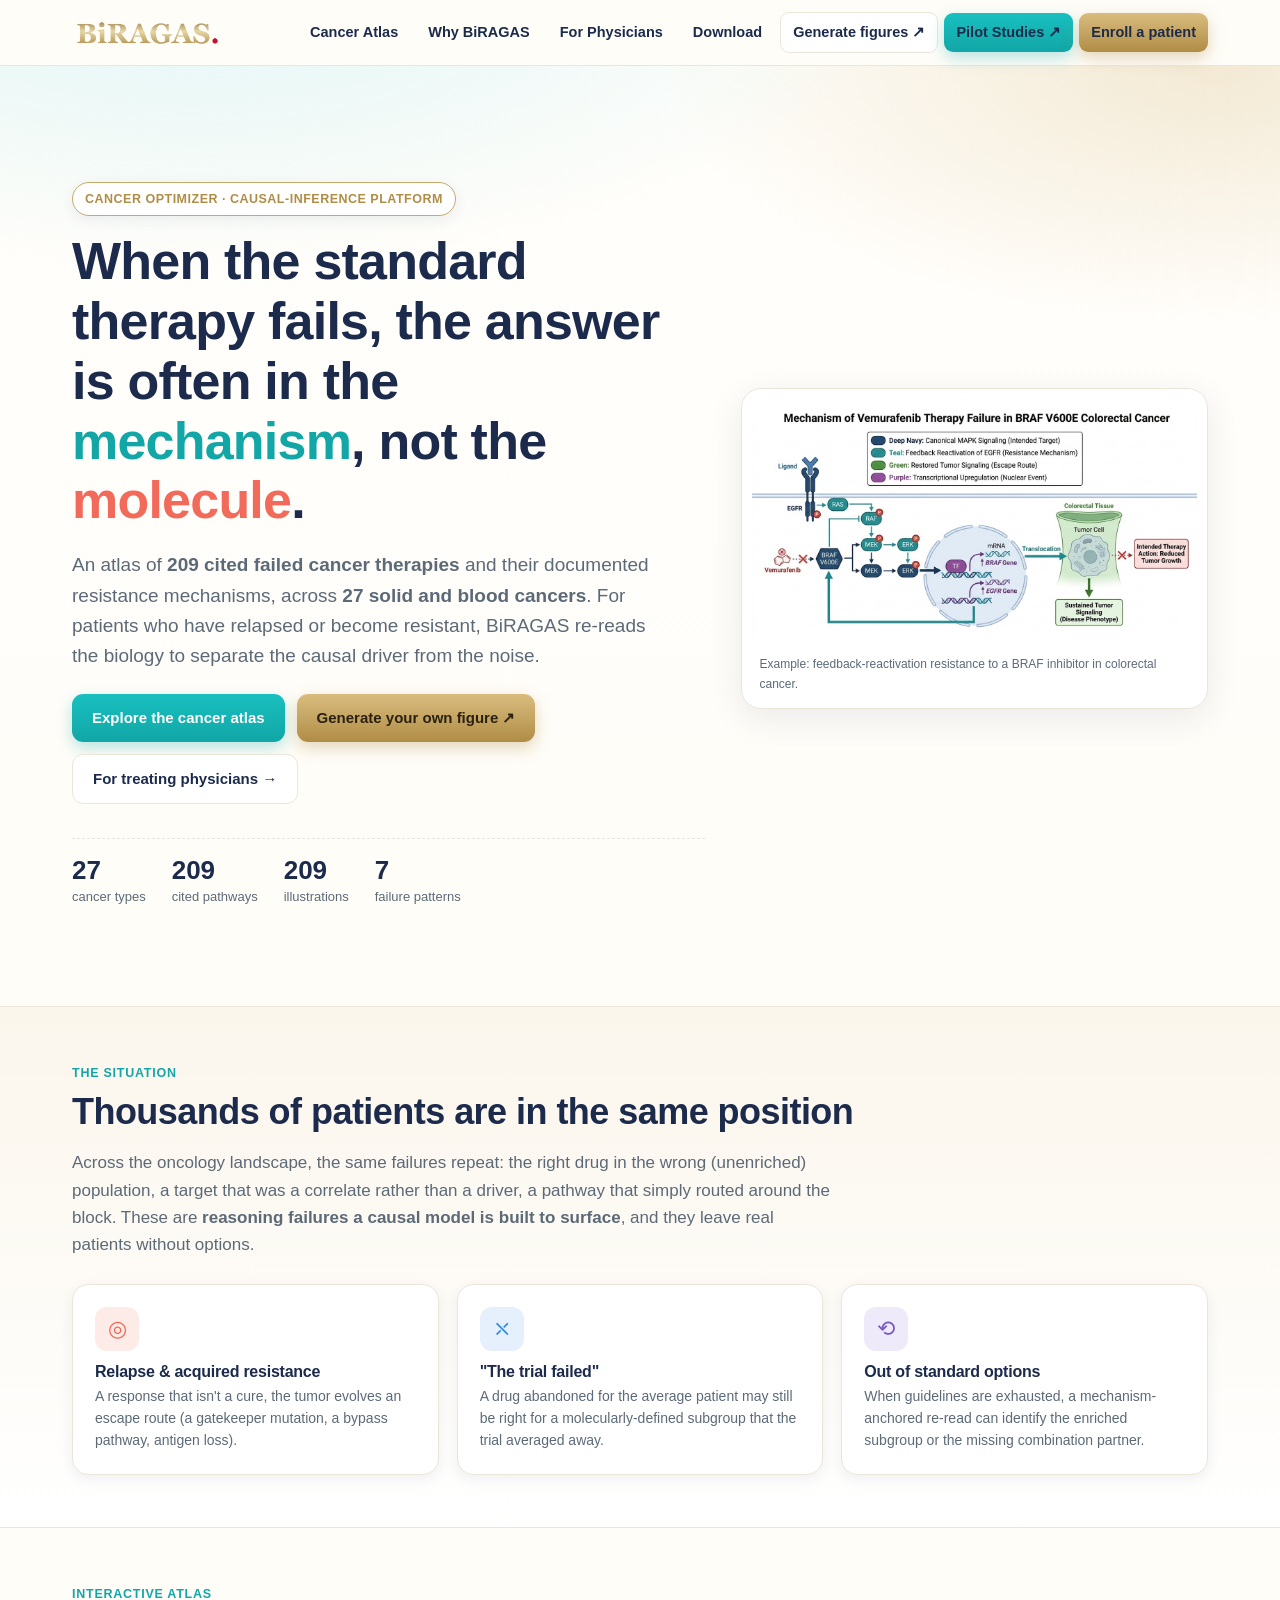
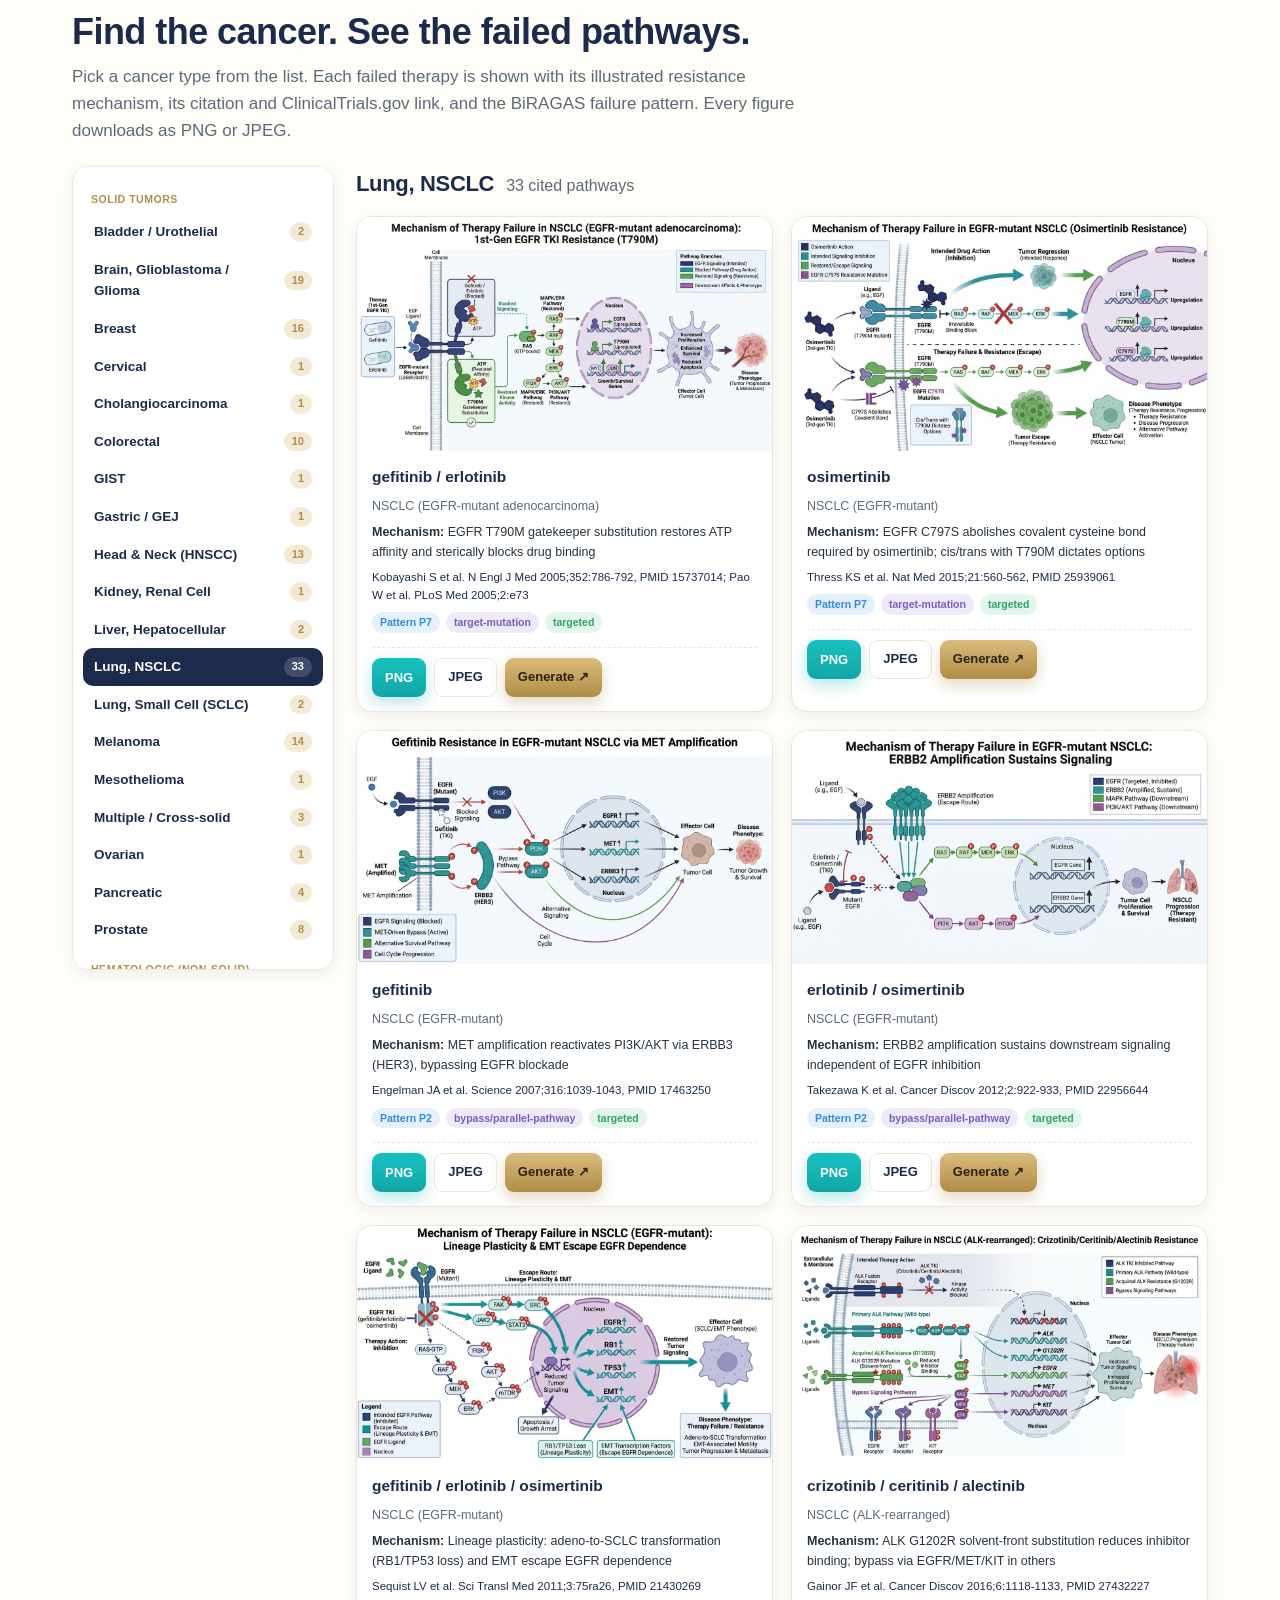
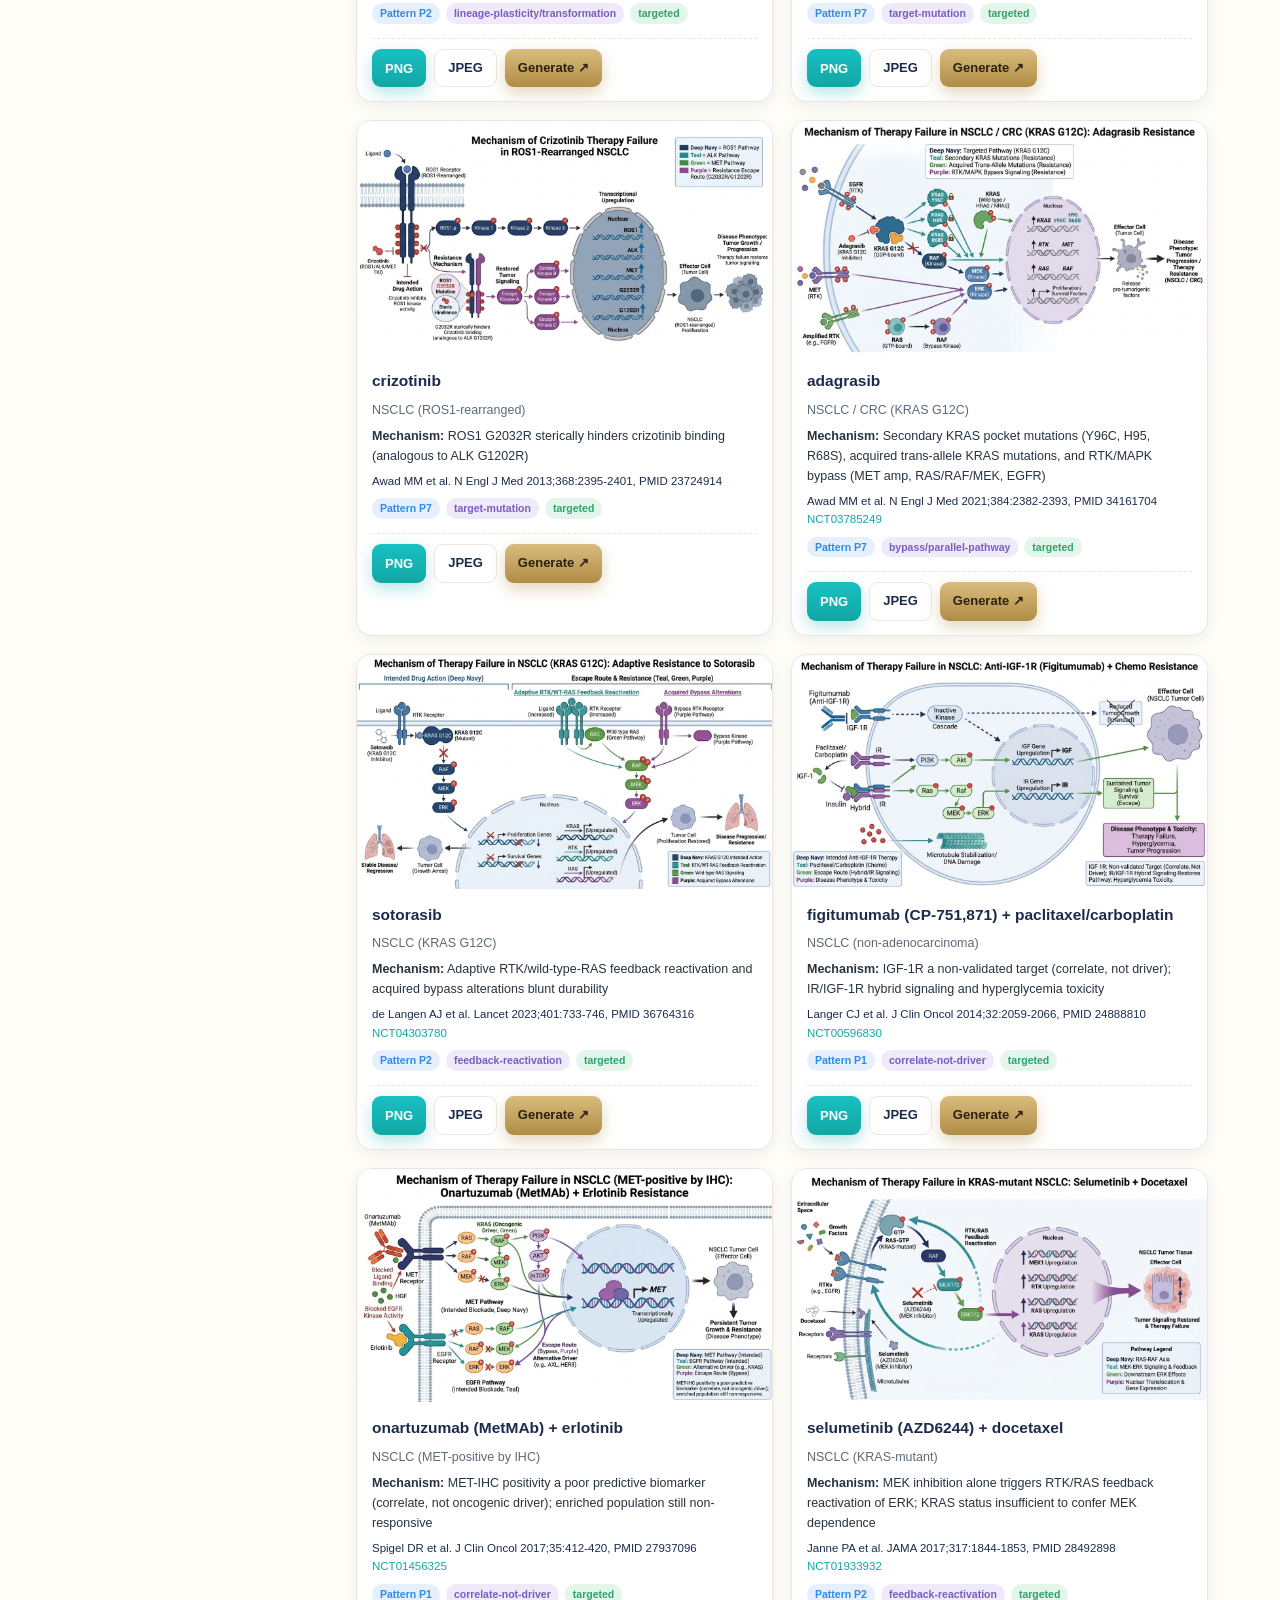
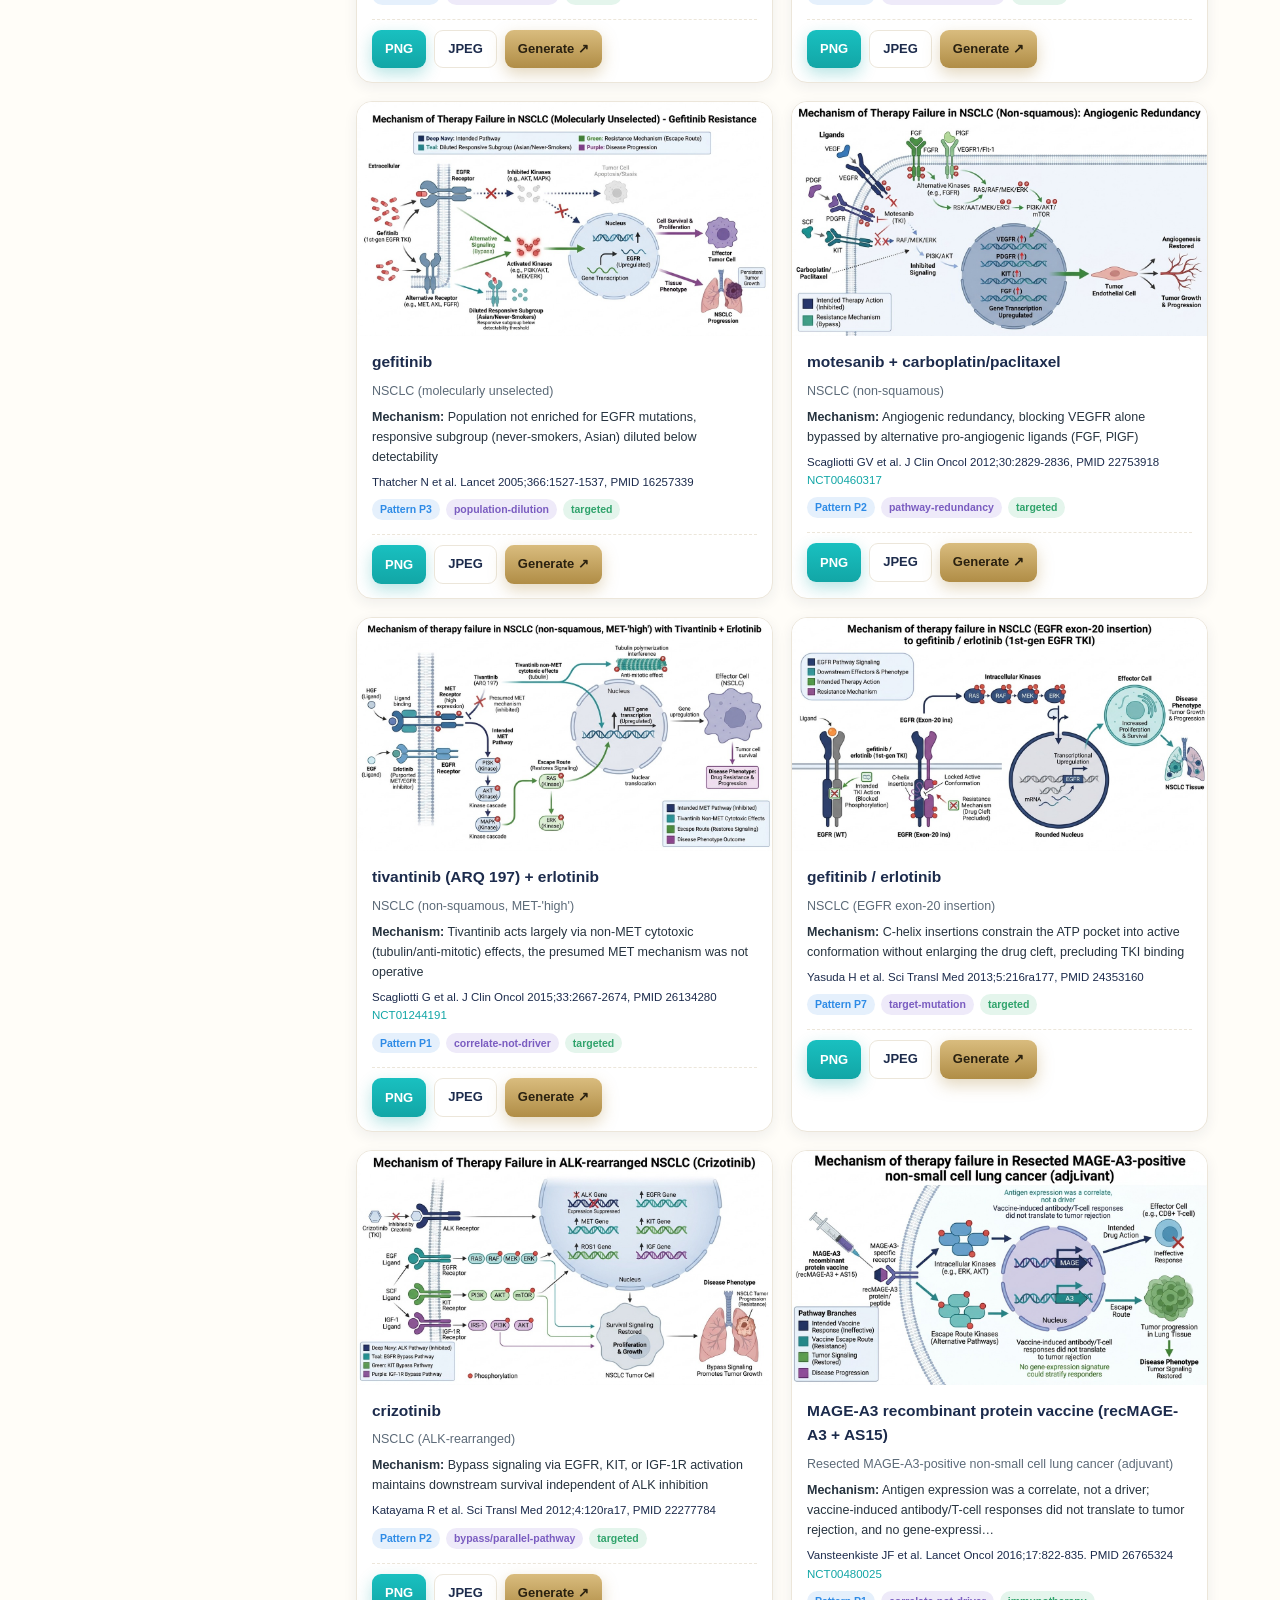
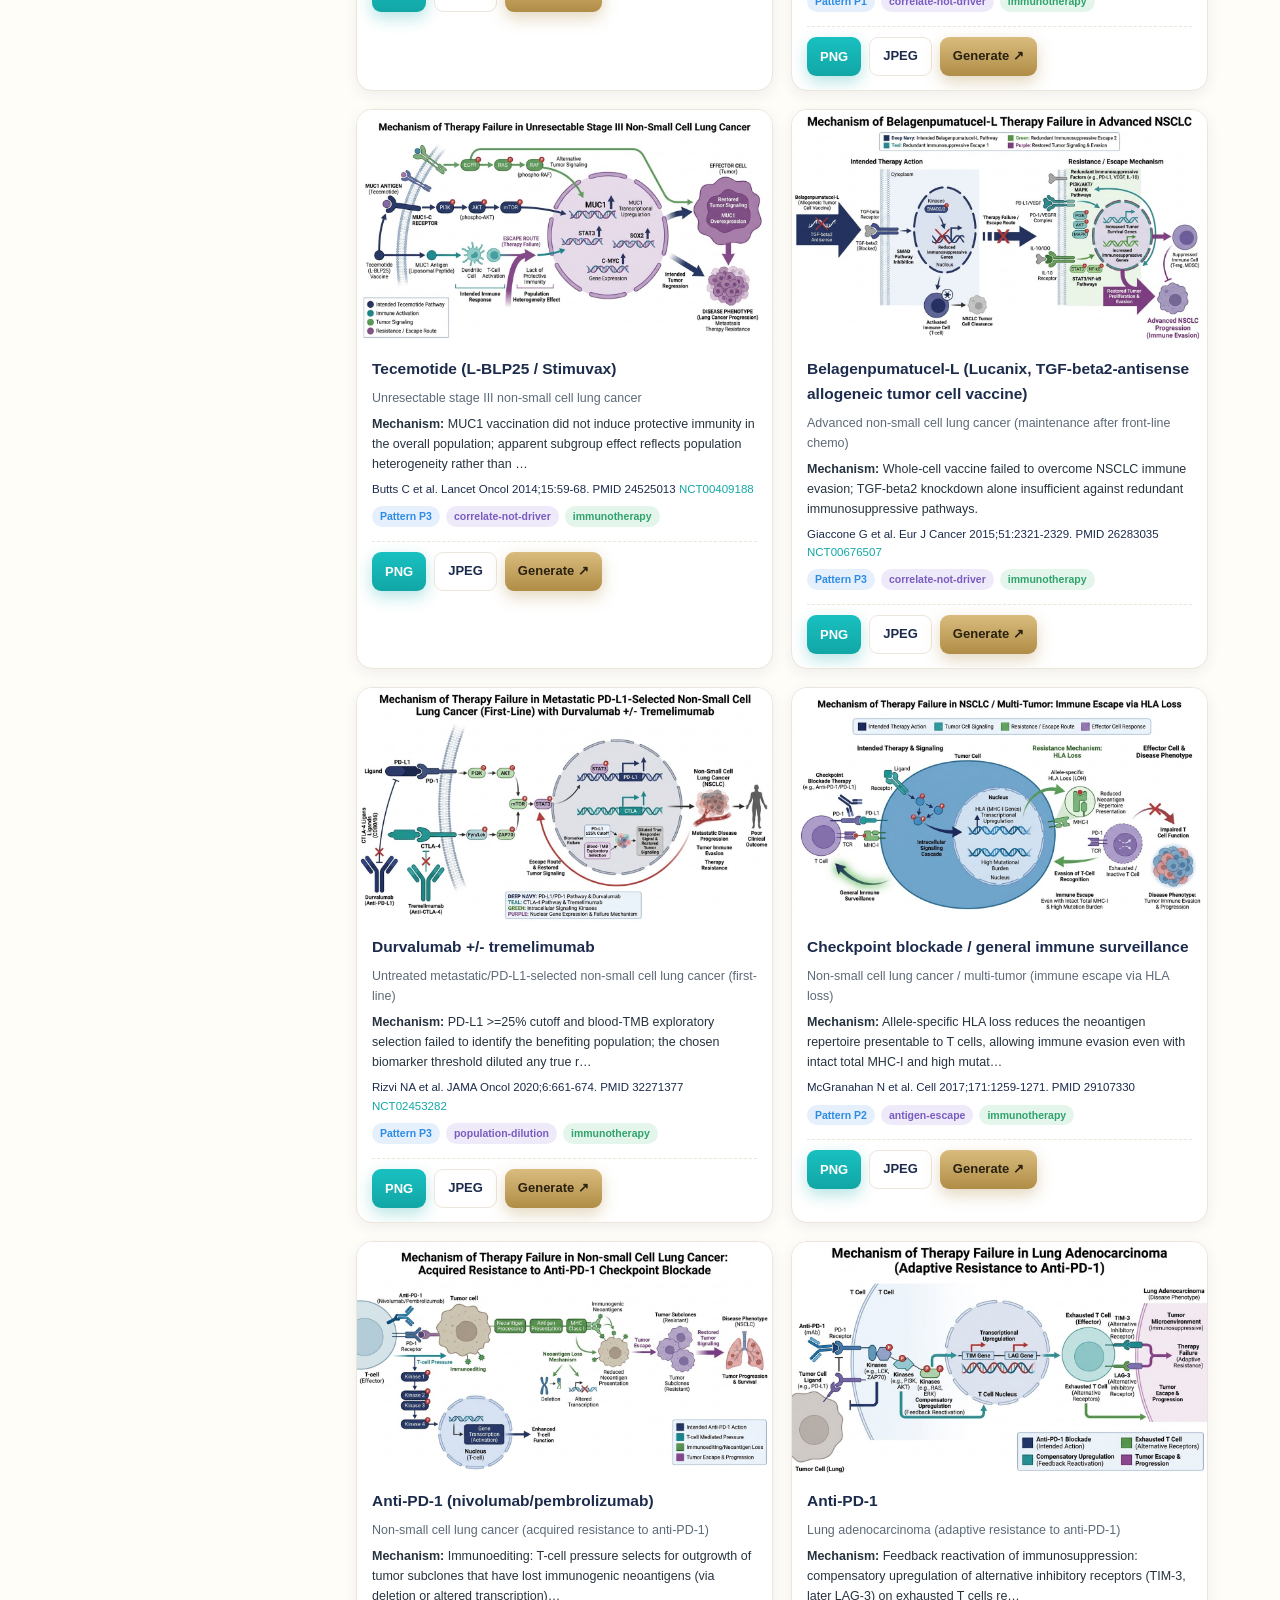
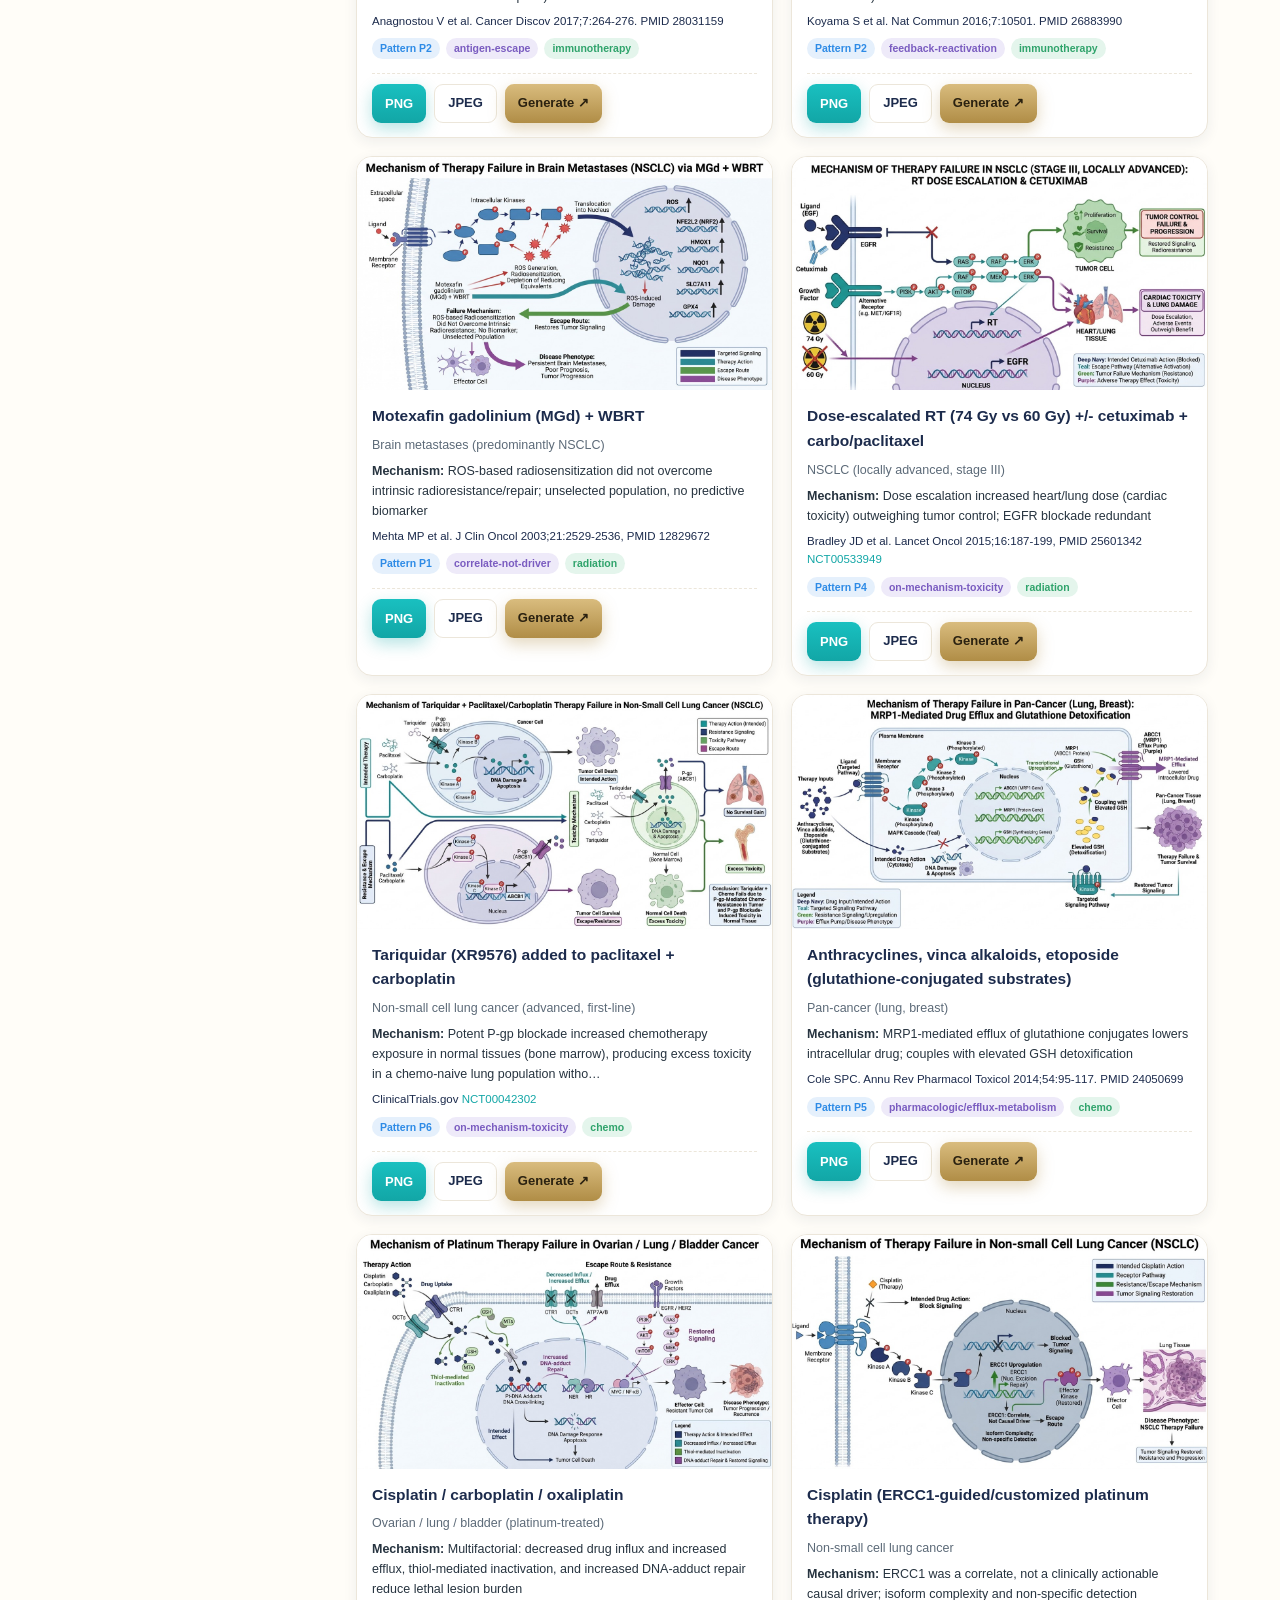
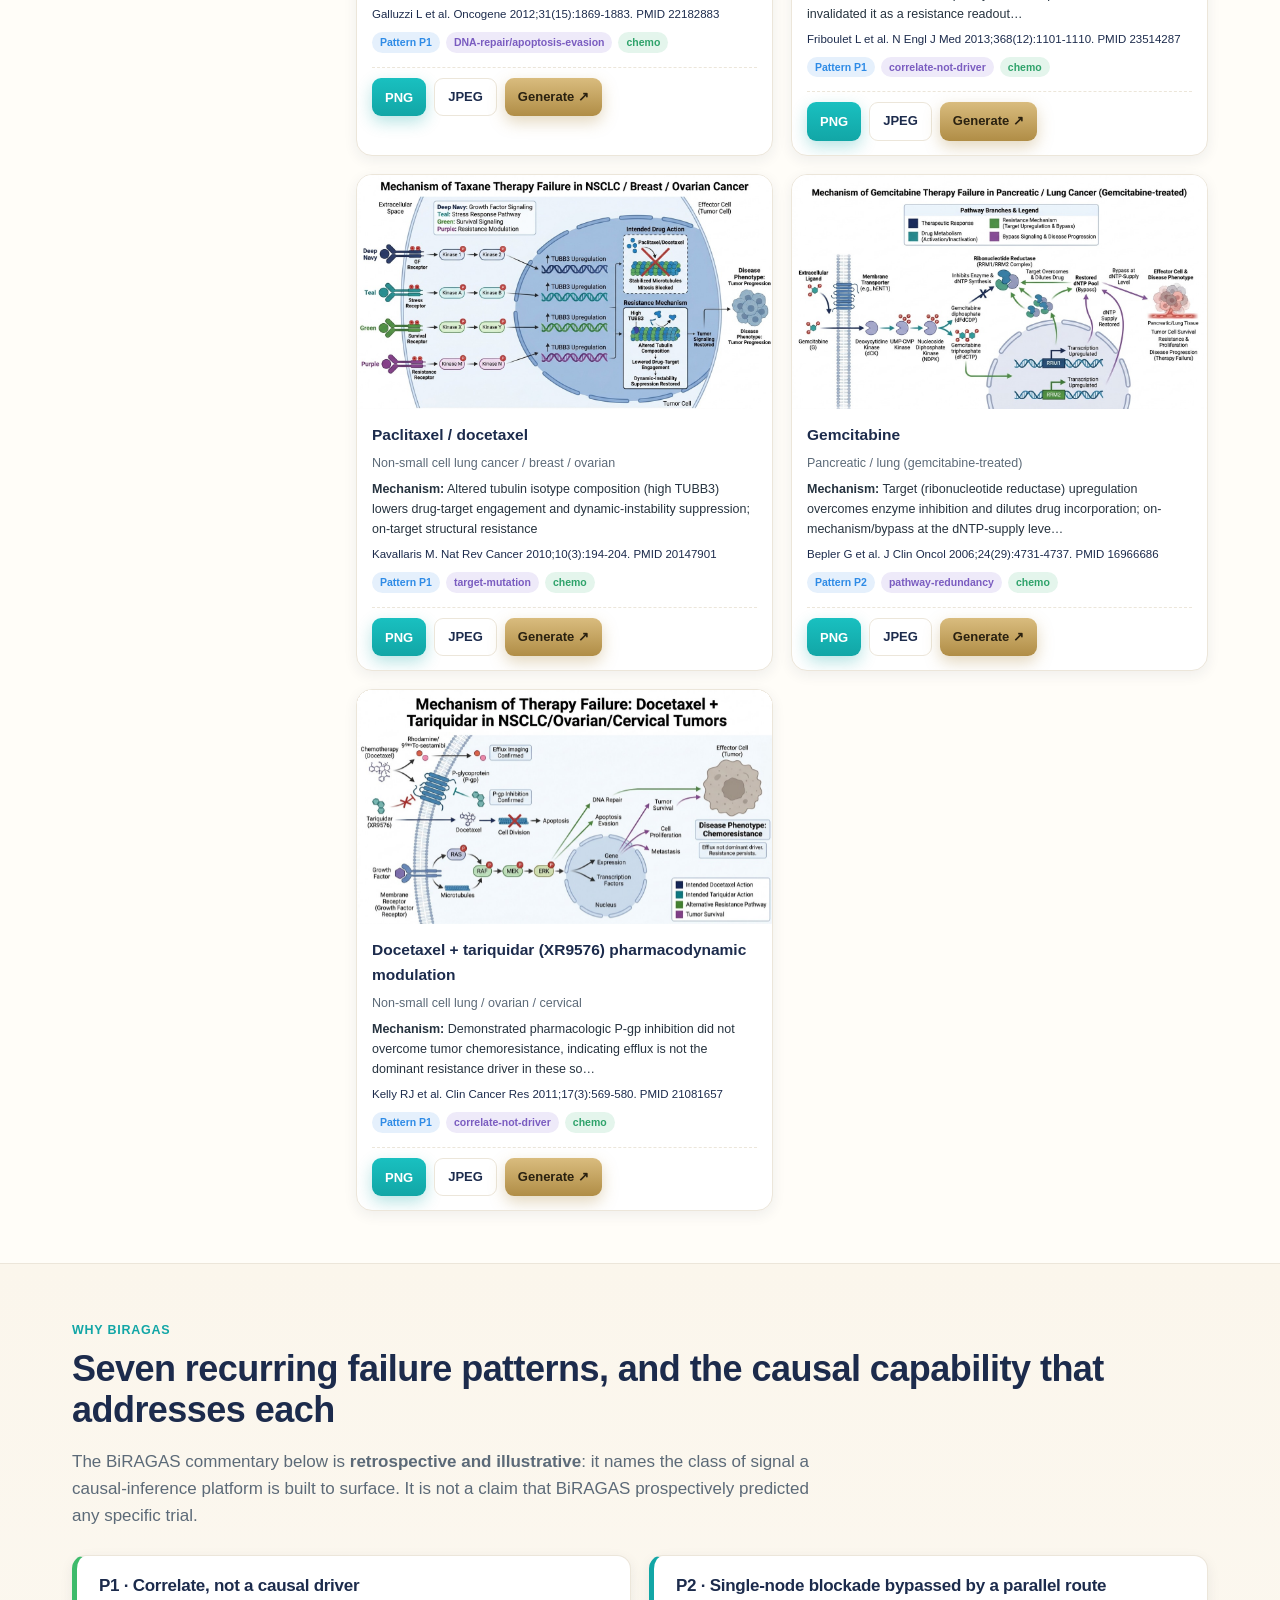
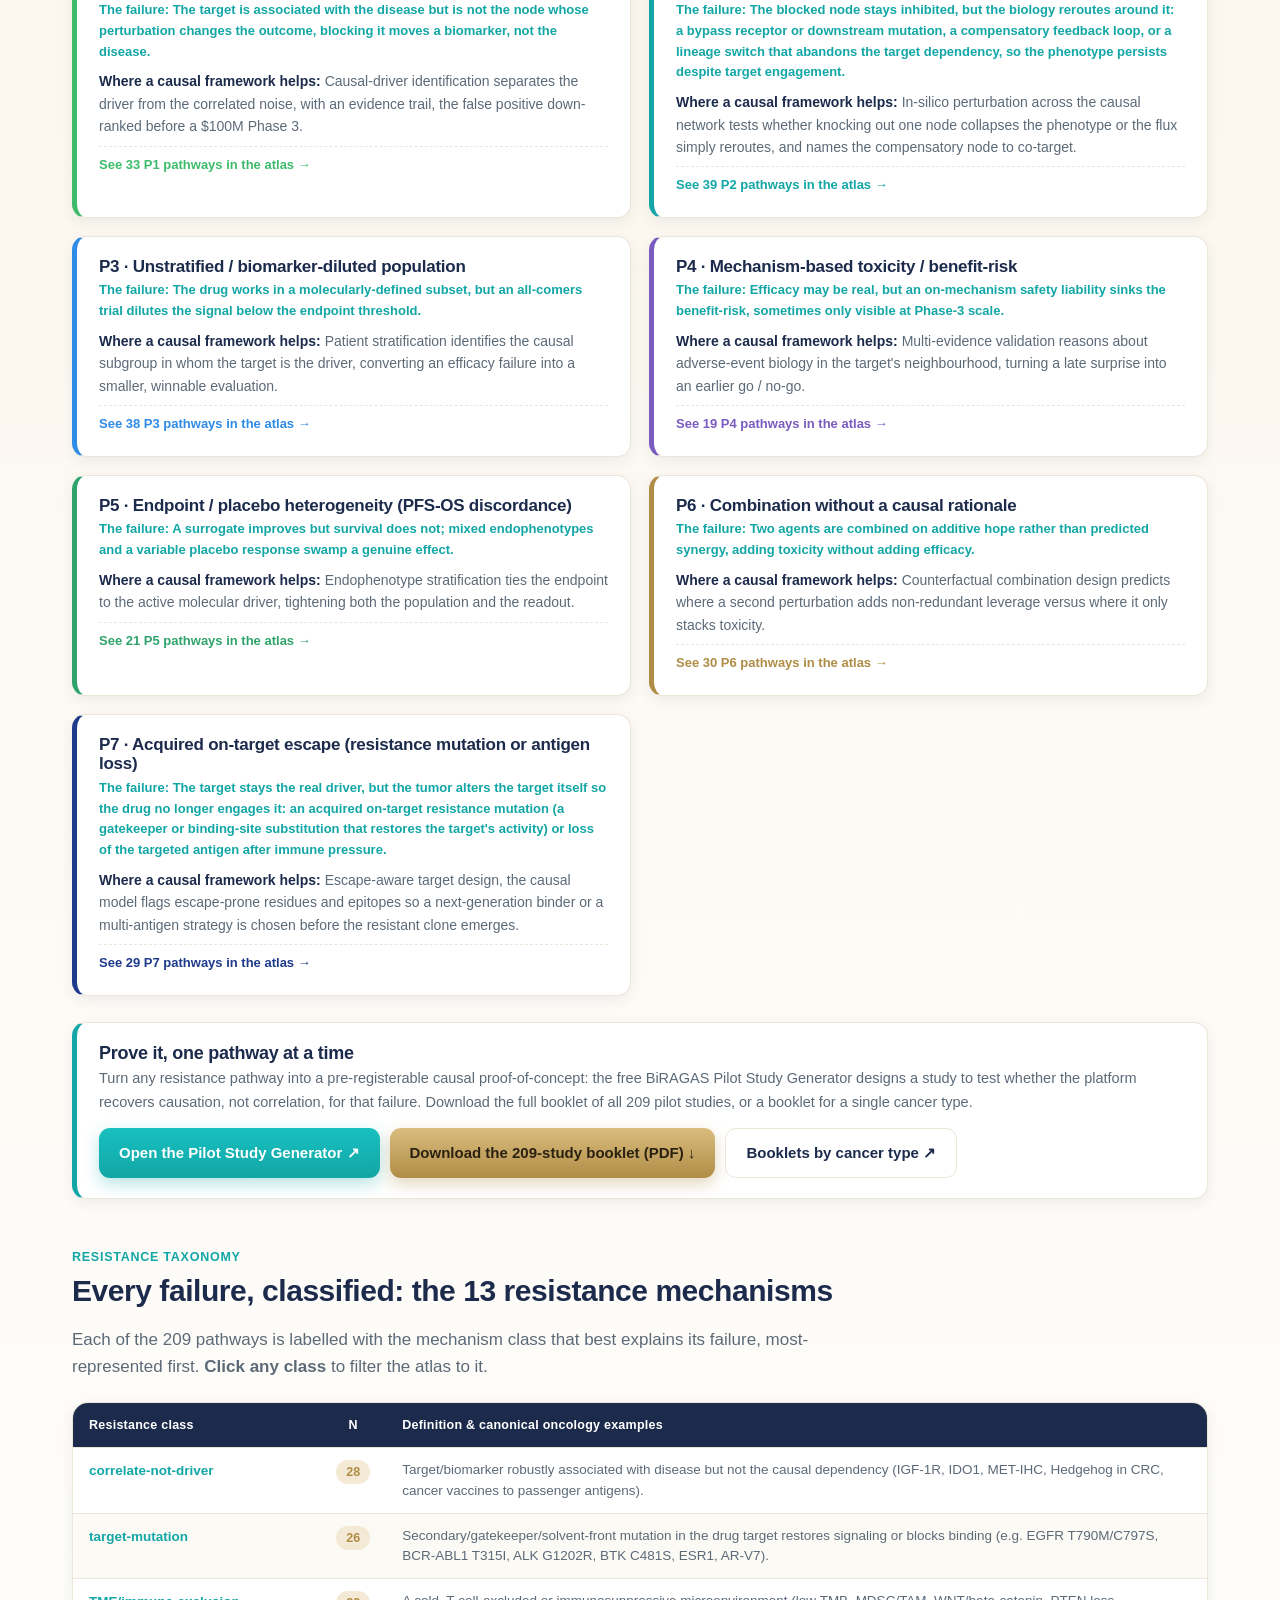
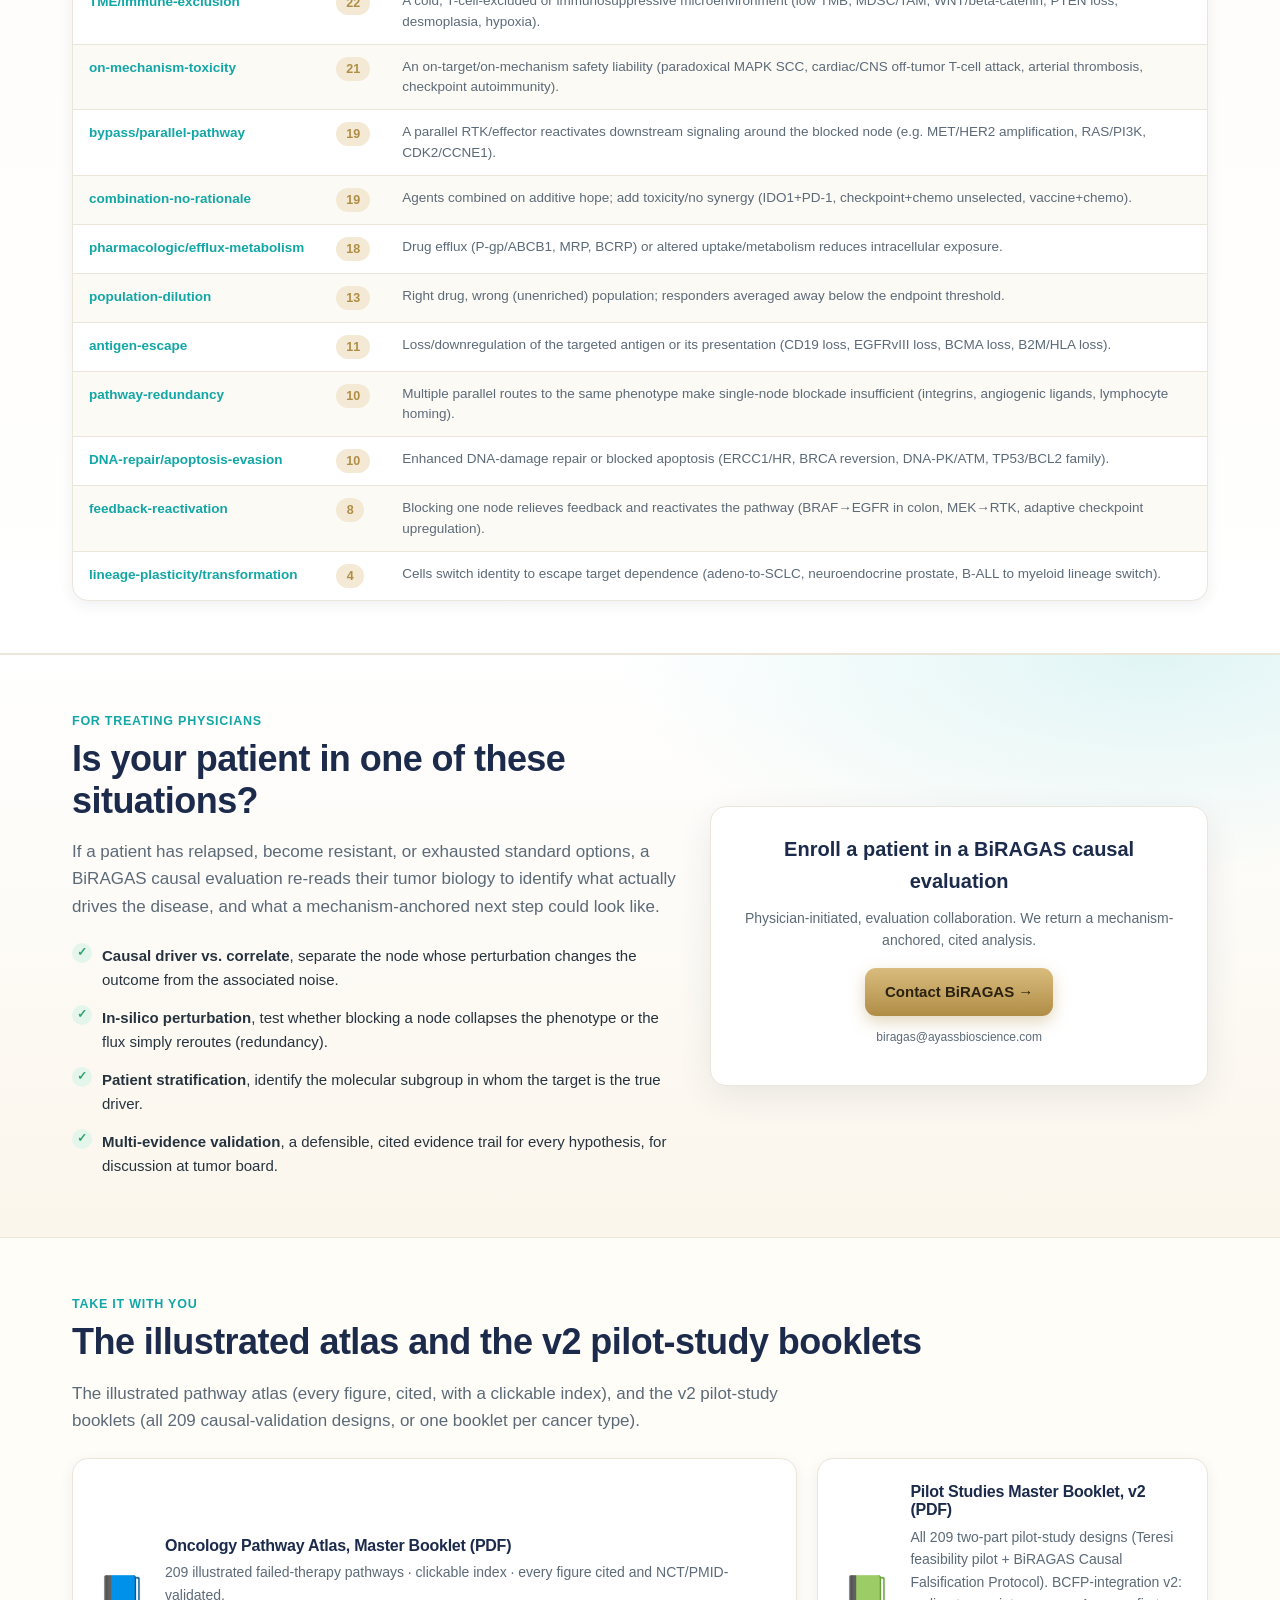
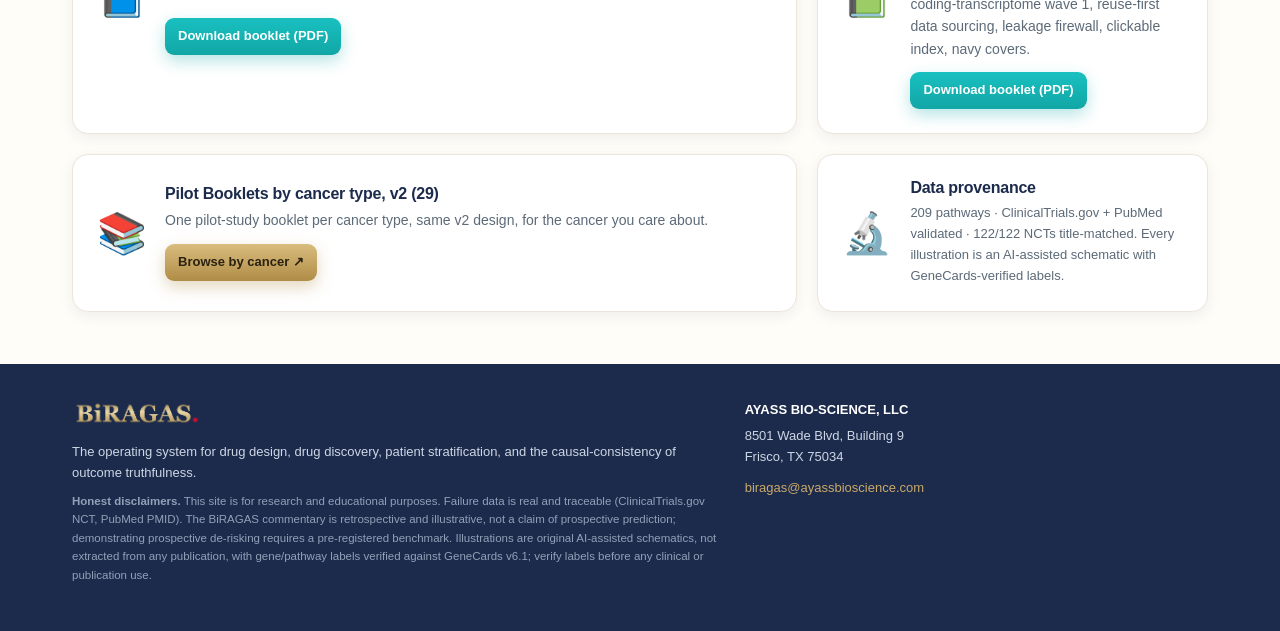
<file: v2/index.html>
<!doctype html>
<html lang="en">
<head>
<meta charset="utf-8">
<meta name="viewport" content="width=device-width, initial-scale=1">
<title>BiRAGAS Cancer Optimizer, Failed therapies, re-read by causal inference</title>
<meta name="description" content="An atlas of failed cancer therapies and their resistance mechanisms across 27 cancer types, and how the BiRAGAS causal-inference platform can help physicians re-read them for patients who have run out of options.">
<link rel="stylesheet" href="styles.css?v=32">
</head>
<body>

<header class="top">
  <div class="wrap">
    <a class="brand" href="#top" aria-label="BiRAGAS home">
      <img src="assets/biragas_wordmark_gold.png" alt="BiRAGAS">
    </a>
    <button class="navtoggle" id="navToggle" aria-label="Open menu" aria-expanded="false">☰</button>
    <nav class="links" id="navLinks">
      <a href="#atlas">Cancer Atlas</a>
      <a href="#why">Why BiRAGAS</a>
      <a href="#physicians">For Physicians</a>
      <a href="#download">Download</a>
      <a class="btn btn-ghost btn-sm" href="https://biragasillustrator.ai" target="_blank" rel="noopener">Generate figures ↗</a>
      <a class="btn btn-teal btn-sm" href="https://biragas-pilot-v2.fly.dev" target="_blank" rel="noopener">Pilot Studies ↗</a>
      <a class="btn btn-gold btn-sm" href="#physicians">Enroll a patient</a>
    </nav>
  </div>
</header>

<a id="top"></a>
<section class="hero">
  <div class="wrap">
    <div>
      <span class="eyebrow">Cancer Optimizer · Causal-inference platform</span>
      <h1>When the standard therapy fails, the answer is often in the <span class="hl">mechanism</span>, not the <span class="hl2">molecule</span>.</h1>
      <p class="lead">An atlas of <b>209 cited failed cancer therapies</b> and their documented resistance mechanisms, across <b>27 solid and blood cancers</b>. For patients who have relapsed or become resistant, BiRAGAS re-reads the biology to separate the causal driver from the noise.</p>
      <div class="cta">
        <a class="btn btn-teal" href="#atlas">Explore the cancer atlas</a>
        <a class="btn btn-gold" href="https://biragasillustrator.ai" target="_blank" rel="noopener">Generate your own figure ↗</a>
        <a class="btn btn-ghost" href="#physicians">For treating physicians →</a>
      </div>
      <div class="stats">
        <div class="s"><b>27</b><span>cancer types</span></div>
        <div class="s"><b>209</b><span>cited pathways</span></div>
        <div class="s"><b>209</b><span>illustrations</span></div>
        <div class="s"><b>7</b><span>failure patterns</span></div>
      </div>
    </div>
    <div class="art">
      <img id="heroFig" src="assets/figures/b11449d456b8.jpg" alt="Example resistance-mechanism figure">
      <div class="cap" id="heroCap">Example: feedback-reactivation resistance to a BRAF inhibitor in colorectal cancer.</div>
    </div>
  </div>
</section>

<section class="band">
  <div class="wrap">
    <span class="section-tag">The situation</span>
    <h2 class="title">Thousands of patients are in the same position</h2>
    <p class="lede">Across the oncology landscape, the same failures repeat: the right drug in the wrong (unenriched) population, a target that was a correlate rather than a driver, a pathway that simply routed around the block. These are <b>reasoning failures a causal model is built to surface</b>, and they leave real patients without options.</p>
    <div class="problem-grid">
      <div class="pcell"><div class="ic" style="background:var(--coral-soft);color:var(--coral)">◎</div><h4>Relapse & acquired resistance</h4><p style="color:var(--slate);font-size:14px;margin:0">A response that isn't a cure, the tumor evolves an escape route (a gatekeeper mutation, a bypass pathway, antigen loss).</p></div>
      <div class="pcell"><div class="ic" style="background:var(--sky-soft);color:var(--sky)">⤬</div><h4>"The trial failed"</h4><p style="color:var(--slate);font-size:14px;margin:0">A drug abandoned for the average patient may still be right for a molecularly-defined subgroup that the trial averaged away.</p></div>
      <div class="pcell"><div class="ic" style="background:var(--violet-soft);color:var(--violet)">⟲</div><h4>Out of standard options</h4><p style="color:var(--slate);font-size:14px;margin:0">When guidelines are exhausted, a mechanism-anchored re-read can identify the enriched subgroup or the missing combination partner.</p></div>
    </div>
  </div>
</section>

<section id="atlas">
  <div class="wrap">
    <div class="atlas-head">
      <div>
        <span class="section-tag">Interactive atlas</span>
        <h2 class="title">Find the cancer. See the failed pathways.</h2>
        <p class="lede" style="margin:0">Pick a cancer type from the list. Each failed therapy is shown with its illustrated resistance mechanism, its citation and ClinicalTrials.gov link, and the BiRAGAS failure pattern. Every figure downloads as PNG or JPEG.</p>
      </div>
    </div>
    <div class="atlas">
      <aside class="side" id="side"></aside>
      <div class="main-pane" id="main"></div>
    </div>
  </div>
</section>

<section id="why" class="band">
  <div class="wrap">
    <span class="section-tag">Why BiRAGAS</span>
    <h2 class="title">Seven recurring failure patterns, and the causal capability that addresses each</h2>
    <p class="lede">The BiRAGAS commentary below is <b>retrospective and illustrative</b>: it names the class of signal a causal-inference platform is built to surface. It is not a claim that BiRAGAS prospectively predicted any specific trial.</p>
    <div class="pattern-grid" id="patterns"></div>

    <div style="margin-top:26px;background:#fff;border:1px solid var(--line);border-left:5px solid var(--teal);border-radius:14px;padding:20px 22px;box-shadow:var(--shadow-sm)">
      <h3 style="margin:0 0 4px;color:var(--navy);font-size:18px">Prove it, one pathway at a time</h3>
      <p style="color:var(--slate);font-size:14.5px;margin:0 0 14px">Turn any resistance pathway into a pre-registerable causal proof-of-concept: the free BiRAGAS Pilot Study Generator designs a study to test whether the platform recovers causation, not correlation, for that failure. Download the full booklet of all 209 pilot studies, or a booklet for a single cancer type.</p>
      <div style="display:flex;gap:10px;flex-wrap:wrap">
        <a class="btn btn-teal" href="https://biragas-pilot-v2.fly.dev" target="_blank" rel="noopener">Open the Pilot Study Generator ↗</a>
        <a class="btn btn-gold" href="https://github.com/mayasss-gif/biragas-cancer-optimizer/releases/download/pilot-studies-booklet/BiRAGAS_Oncology_Pilot_Studies_Booklet.pdf" target="_blank" rel="noopener">Download the 209-study booklet (PDF) ↓</a>
        <a class="btn btn-ghost" href="https://github.com/mayasss-gif/biragas-cancer-optimizer/releases/tag/pilot-booklets-by-cancer" target="_blank" rel="noopener">Booklets by cancer type ↗</a>
      </div>
    </div>

    <div style="margin-top:44px">
      <span class="section-tag">Resistance taxonomy</span>
      <h2 class="title" style="font-size:clamp(22px,2.8vw,30px)">Every failure, classified: the 13 resistance mechanisms</h2>
      <p class="lede">Each of the 209 pathways is labelled with the mechanism class that best explains its failure, most-represented first. <b>Click any class</b> to filter the atlas to it.</p>
      <div class="tax-wrap">
        <table class="tax"><thead><tr><th>Resistance class</th><th>N</th><th>Definition &amp; canonical oncology examples</th></tr></thead>
          <tbody id="tax"></tbody>
        </table>
      </div>
    </div>
  </div>
</section>

<section id="physicians" class="cta-band">
  <div class="wrap cta-grid">
    <div>
      <span class="section-tag">For treating physicians</span>
      <h2 class="title">Is your patient in one of these situations?</h2>
      <p class="lede">If a patient has relapsed, become resistant, or exhausted standard options, a BiRAGAS causal evaluation re-reads their tumor biology to identify what actually drives the disease, and what a mechanism-anchored next step could look like.</p>
      <ul>
        <li><b>Causal driver vs. correlate</b>, separate the node whose perturbation changes the outcome from the associated noise.</li>
        <li><b>In-silico perturbation</b>, test whether blocking a node collapses the phenotype or the flux simply reroutes (redundancy).</li>
        <li><b>Patient stratification</b>, identify the molecular subgroup in whom the target is the true driver.</li>
        <li><b>Multi-evidence validation</b>, a defensible, cited evidence trail for every hypothesis, for discussion at tumor board.</li>
      </ul>
    </div>
    <div class="cta-box">
      <div class="big">Enroll a patient in a BiRAGAS causal evaluation</div>
      <p style="color:var(--slate);font-size:14px;margin:10px 0 16px">Physician-initiated, evaluation collaboration. We return a mechanism-anchored, cited analysis.</p>
      <a class="btn btn-gold" href="mailto:biragas@ayassbioscience.com?subject=BiRAGAS%20Causal%20Evaluation%20-%20Patient%20Referral">Contact BiRAGAS →</a>
      <p style="color:var(--slate);font-size:12px;margin-top:12px">biragas@ayassbioscience.com</p>
    </div>
  </div>
</section>

<section id="download">
  <div class="wrap">
    <span class="section-tag">Take it with you</span>
    <h2 class="title">The illustrated atlas and the v2 pilot-study booklets</h2>
    <p class="lede">The illustrated pathway atlas (every figure, cited, with a clickable index), and the v2 pilot-study booklets (all 209 causal-validation designs, or one booklet per cancer type).</p>
    <div class="dl-grid">
      <div class="dl-card">
        <div class="ic">📘</div>
        <div>
          <h4 style="margin:0">Oncology Pathway Atlas, Master Booklet (PDF)</h4>
          <p style="color:var(--slate);font-size:14px;margin:6px 0 12px">209 illustrated failed-therapy pathways · clickable index · every figure cited and NCT/PMID-validated.</p>
          <a class="btn btn-teal btn-sm" href="assets/BiRAGAS_Oncology_Pathway_Atlas.pdf?v=32" download>Download booklet (PDF)</a>
        </div>
      </div>
      <div class="dl-card">
        <div class="ic">📗</div>
        <div>
          <h4 style="margin:0">Pilot Studies Master Booklet, v2 (PDF)</h4>
          <p style="color:var(--slate);font-size:14px;margin:6px 0 12px">All 209 two-part pilot-study designs (Teresi feasibility pilot + BiRAGAS Causal Falsification Protocol). BCFP-integration v2: coding-transcriptome wave 1, reuse-first data sourcing, leakage firewall, clickable index, navy covers.</p>
          <a class="btn btn-teal btn-sm" href="https://github.com/mayasss-gif/biragas-cancer-optimizer/releases/download/pilot-studies-booklet/BiRAGAS_Oncology_Pilot_Studies_Booklet.pdf" target="_blank" rel="noopener">Download booklet (PDF)</a>
        </div>
      </div>
      <div class="dl-card">
        <div class="ic">📚</div>
        <div>
          <h4 style="margin:0">Pilot Booklets by cancer type, v2 (29)</h4>
          <p style="color:var(--slate);font-size:14px;margin:6px 0 12px">One pilot-study booklet per cancer type, same v2 design, for the cancer you care about.</p>
          <a class="btn btn-gold btn-sm" href="https://github.com/mayasss-gif/biragas-cancer-optimizer/releases/tag/pilot-booklets-by-cancer" target="_blank" rel="noopener">Browse by cancer ↗</a>
        </div>
      </div>
      <div class="dl-card">
        <div class="ic">🔬</div>
        <div>
          <h4 style="margin:0">Data provenance</h4>
          <p style="color:var(--slate);font-size:13px;margin:6px 0 0">209 pathways · ClinicalTrials.gov + PubMed validated · 122/122 NCTs title-matched. Every illustration is an AI-assisted schematic with GeneCards-verified labels.</p>
        </div>
      </div>
    </div>
  </div>
</section>

<footer>
  <div class="wrap">
    <div>
      <a class="brand" href="#top"><img src="assets/biragas_wordmark_gold.png" alt="BiRAGAS" style="height:26px"></a>
      <p style="margin:10px 0 0">The operating system for drug design, drug discovery, patient stratification, and the causal-consistency of outcome truthfulness.</p>
      <p class="disc"><b>Honest disclaimers.</b> This site is for research and educational purposes. Failure data is real and traceable (ClinicalTrials.gov NCT, PubMed PMID). The BiRAGAS commentary is retrospective and illustrative, not a claim of prospective prediction; demonstrating prospective de-risking requires a pre-registered benchmark. Illustrations are original AI-assisted schematics, not extracted from any publication, with gene/pathway labels verified against GeneCards v6.1; verify labels before any clinical or publication use.</p>
    </div>
    <div>
      <p style="color:#fff;font-weight:700;margin:0 0 6px">AYASS BIO-SCIENCE, LLC</p>
      <p style="margin:0">8501 Wade Blvd, Building 9<br>Frisco, TX 75034</p>
      <p style="margin:10px 0 0"><a href="mailto:biragas@ayassbioscience.com">biragas@ayassbioscience.com</a></p>
    </div>
  </div>
</footer>

<div id="toast" class="toast hidden"></div>
<script src="app.js?v=33"></script>
</body>
</html>
</file>
<file: v2/styles.css>
/* BiRAGAS Cancer Optimizer v2 - bright, physician & patient facing */
:root{
  --gold:#C9A96A; --gold-deep:#B08D46; --gold-soft:#F3E9D4; --red:#E23A48;
  --navy:#1C2B4C; --ink:#26333f; --slate:#5c6a78; --line:#ece6da;
  --bg:#FFFDF8; --card:#ffffff; --cream:#FBF6EC;
  --teal:#12A6A6; --teal-soft:#E1F5F5; --coral:#F26A5A; --coral-soft:#FDEBE7;
  --violet:#7A5CC0; --violet-soft:#EEEAF9; --green:#2FA36B; --green-soft:#E4F5EC;
  --sky:#2E8BE6; --sky-soft:#E5F0FC;
  --shadow:0 10px 34px rgba(28,43,76,.09); --shadow-sm:0 4px 14px rgba(28,43,76,.07);
  --radius:16px;
}
*{box-sizing:border-box}
html{scroll-behavior:smooth}
body{margin:0;font-family:-apple-system,BlinkMacSystemFont,"Segoe UI",Inter,Roboto,Helvetica,Arial,sans-serif;
  color:var(--ink);background:var(--bg);line-height:1.6;-webkit-font-smoothing:antialiased}
a{color:var(--teal);text-decoration:none} a:hover{text-decoration:underline}
h1,h2,h3,h4{color:var(--navy);line-height:1.15;margin:.2em 0;letter-spacing:-.015em}
img{max-width:100%}
.wrap{max-width:1180px;margin:0 auto;padding:0 22px}
.btn{display:inline-flex;align-items:center;gap:8px;border:none;border-radius:11px;padding:12px 20px;font-weight:700;
  font-size:15px;cursor:pointer;text-decoration:none;transition:.15s}
.btn:hover{text-decoration:none;transform:translateY(-1px)}
.btn-gold{background:linear-gradient(180deg,#D9BC7E,var(--gold-deep));color:#2a2110;box-shadow:0 6px 16px rgba(176,141,70,.35)}
.btn-teal{background:linear-gradient(180deg,#19c0c0,var(--teal));color:#fff;box-shadow:0 6px 16px rgba(18,166,166,.3)}
.btn-ghost{background:#fff;border:1.5px solid var(--line);color:var(--navy)}
.btn-ghost:hover{border-color:var(--gold)}
.btn-sm{padding:8px 13px;font-size:13px;border-radius:9px}

/* header */
header.top{position:sticky;top:0;z-index:50;background:rgba(255,253,248,.92);backdrop-filter:blur(10px);
  border-bottom:1px solid var(--line)}
.top .wrap{display:flex;align-items:center;justify-content:space-between;gap:18px;padding:12px 22px}
.brand{display:inline-flex;align-items:flex-end;gap:3px}
.brand img{height:30px;display:block}
.brand .dot{width:9px;height:9px;border-radius:50%;background:var(--red);margin-bottom:5px}
nav.links{display:flex;align-items:center;gap:6px;flex-wrap:wrap}
nav.links a{color:var(--navy);font-size:14.5px;font-weight:600;padding:8px 12px;border-radius:9px}
nav.links a:hover{background:var(--gold-soft);text-decoration:none}
.navtoggle{display:none;align-items:center;justify-content:center;width:44px;height:44px;flex:0 0 auto;
  background:#fff;border:1.5px solid var(--line);border-radius:11px;color:var(--navy);font-size:22px;line-height:1;cursor:pointer}
.navtoggle:hover{border-color:var(--gold)}
/* keep sticky header from covering anchored sections */
section[id],a#top,#main{scroll-margin-top:80px}

/* hero */
.hero{position:relative;overflow:hidden;
  background:radial-gradient(1200px 500px at 15% -10%,var(--teal-soft),transparent 60%),
             radial-gradient(1000px 460px at 95% 0%,var(--gold-soft),transparent 55%),
             linear-gradient(180deg,#FFFEFB,var(--bg))}
.hero .wrap{padding:64px 22px 40px;display:grid;grid-template-columns:1.15fr .85fr;gap:36px;align-items:center}
.hero .eyebrow{display:inline-block;background:#fff;border:1px solid var(--gold);color:var(--gold-deep);
  font-weight:700;font-size:12.5px;letter-spacing:.04em;text-transform:uppercase;padding:6px 12px;border-radius:999px;box-shadow:var(--shadow-sm)}
.hero h1{font-size:clamp(32px,4.6vw,52px);margin:16px 0 10px}
.hero h1 .hl{color:var(--teal)} .hero h1 .hl2{color:var(--coral)}
.hero p.lead{font-size:19px;color:var(--slate);max-width:600px}
.hero .cta{display:flex;gap:12px;flex-wrap:wrap;margin-top:22px}
.hero .art{background:#fff;border-radius:20px;box-shadow:var(--shadow);border:1px solid var(--line);padding:10px}
.hero .art img{border-radius:14px;display:block}
.hero .art .cap{font-size:12px;color:var(--slate);padding:8px 8px 4px}
.stats{display:flex;flex-wrap:wrap;gap:26px;margin-top:34px;padding:18px 0 6px;border-top:1px dashed var(--line)}
.stats .s b{font-size:26px;color:var(--navy);display:block;line-height:1}
.stats .s span{font-size:13px;color:var(--slate)}

/* generic section */
section{padding:52px 0}
.section-tag{color:var(--teal);font-weight:800;letter-spacing:.06em;text-transform:uppercase;font-size:12.5px}
h2.title{font-size:clamp(26px,3.4vw,36px);margin:6px 0 10px}
.lede{font-size:17px;color:var(--slate);max-width:760px}

/* problem band */
.band{background:linear-gradient(180deg,var(--cream),#fff);border-top:1px solid var(--line);border-bottom:1px solid var(--line)}
.problem-grid{display:grid;grid-template-columns:repeat(3,1fr);gap:18px;margin-top:26px}
.pcell{background:#fff;border:1px solid var(--line);border-radius:var(--radius);padding:22px;box-shadow:var(--shadow-sm)}
.pcell .ic{width:44px;height:44px;border-radius:12px;display:grid;place-items:center;font-size:22px;margin-bottom:12px}

/* ATLAS */
.atlas-head{display:flex;justify-content:space-between;align-items:flex-end;gap:16px;flex-wrap:wrap}
.searchbox{display:flex;align-items:center;gap:8px;background:#fff;border:1.5px solid var(--line);border-radius:12px;padding:8px 12px;min-width:240px}
.searchbox input{border:none;outline:none;font-size:14.5px;width:100%;background:transparent;color:var(--ink)}
.atlas{display:grid;grid-template-columns:262px 1fr;gap:22px;margin-top:22px;align-items:start}
.side{position:sticky;top:76px;max-height:calc(100vh - 96px);overflow-y:auto;background:#fff;border:1px solid var(--line);
  border-radius:var(--radius);padding:12px 10px;box-shadow:var(--shadow-sm)}
.side .gt{font-size:10.5px;font-weight:800;letter-spacing:.05em;text-transform:uppercase;color:var(--gold-deep);margin:12px 8px 5px}
.cat{display:flex;justify-content:space-between;align-items:center;gap:8px;padding:8px 11px;border-radius:10px;cursor:pointer;
  font-size:13.5px;color:var(--navy);font-weight:600}
.cat:hover{background:var(--teal-soft)}
.cat.on{background:var(--navy);color:#fff}
.cat .n{font-size:11px;background:var(--gold-soft);color:var(--gold-deep);border-radius:999px;padding:1px 8px;font-weight:700}
.cat.on .n{background:#ffffff2a;color:#fff}
.main-pane .cat-title{display:flex;align-items:baseline;gap:12px;margin-bottom:4px}
.main-pane .cat-title h3{font-size:22px}
.grid{display:grid;grid-template-columns:repeat(auto-fill,minmax(300px,1fr));gap:18px;margin-top:16px}
.fig{background:#fff;border:1px solid var(--line);border-radius:var(--radius);overflow:hidden;box-shadow:var(--shadow-sm);display:flex;flex-direction:column}
.fig .imgbx{position:relative;background:#fbfaf6;cursor:zoom-in}
.fig .imgbx img{width:100%;display:block;aspect-ratio:16/9;object-fit:cover}
.fig .noimg{aspect-ratio:16/9;display:grid;place-items:center;color:var(--slate);font-size:13px;background:var(--cream)}
.fig .body{padding:14px 15px;display:flex;flex-direction:column;gap:6px;flex:1}
.fig .drug{font-weight:800;color:var(--navy);font-size:15.5px}
.fig .ct{font-size:12.5px;color:var(--slate)}
.fig .mech{font-size:12.5px;color:var(--ink)}
.fig .cite{font-size:11.5px;color:var(--navy)}
.fig .tags{display:flex;flex-wrap:wrap;gap:6px;margin-top:2px}
.tag{font-size:10.5px;font-weight:700;padding:2px 8px;border-radius:999px}
.tag.pat{background:var(--sky-soft);color:var(--sky)}
.tag.cls{background:var(--violet-soft);color:var(--violet)}
.tag.mod{background:var(--green-soft);color:var(--green)}
.fig .dl{display:flex;gap:8px;margin-top:8px;padding-top:10px;border-top:1px dashed var(--line)}

/* why BiRAGAS patterns */
.pattern-grid{display:grid;grid-template-columns:repeat(2,1fr);gap:18px;margin-top:26px}
.pat-card{background:#fff;border:1px solid var(--line);border-left:5px solid var(--teal);border-radius:14px;padding:20px 22px;box-shadow:var(--shadow-sm)}
.pat-card h4{font-size:17px;margin:0 0 4px}
.pat-card .fail{color:var(--teal);font-weight:700;font-size:13px}
.pat-card .fix{color:var(--slate);font-size:14px;margin-top:8px}
.pat-card .fix b{color:var(--navy)}

/* physician CTA */
.cta-band{background:radial-gradient(900px 380px at 90% 0,var(--teal-soft),transparent 60%),linear-gradient(180deg,#fff,var(--cream));
  border-top:1px solid var(--line);border-bottom:1px solid var(--line)}
.cta-grid{display:grid;grid-template-columns:1.1fr .9fr;gap:30px;align-items:center}
.cta-grid ul{list-style:none;padding:0;margin:14px 0 0}
.cta-grid li{padding:7px 0 7px 30px;position:relative;color:var(--ink);font-size:15px}
.cta-grid li::before{content:"✓";position:absolute;left:0;top:6px;width:20px;height:20px;border-radius:50%;background:var(--green-soft);
  color:var(--green);font-weight:800;font-size:12px;display:grid;place-items:center}
.cta-box{background:#fff;border:1px solid var(--line);border-radius:var(--radius);padding:26px;box-shadow:var(--shadow);text-align:center}
.cta-box .big{font-size:20px;color:var(--navy);font-weight:800}

/* downloads */
.dl-grid{display:grid;grid-template-columns:1.3fr .7fr;gap:20px;margin-top:24px}
.dl-card{background:#fff;border:1px solid var(--line);border-radius:var(--radius);padding:24px;box-shadow:var(--shadow-sm);display:flex;gap:18px;align-items:center}
.dl-card .ic{font-size:40px}

/* footer */
footer{background:var(--navy);color:#cdd6e4;padding:36px 0;font-size:13px}
footer a{color:var(--gold)}
footer .wrap{display:grid;grid-template-columns:1.4fr 1fr;gap:24px}
footer .disc{font-size:11.5px;color:#93a0b8;line-height:1.6;margin-top:8px}

/* lightbox */
.lb{position:fixed;inset:0;background:rgba(16,22,34,.9);display:grid;place-items:center;z-index:90;padding:22px}
.lb img{max-width:96vw;max-height:88vh;border-radius:10px;box-shadow:0 20px 60px rgba(0,0,0,.5)}
.lb .cap{color:#fff;text-align:center;margin-top:12px;max-width:800px}
.lb .x{position:absolute;top:18px;right:22px;color:#fff;font-size:30px;cursor:pointer}
.lb .lbdl{display:flex;gap:10px;justify-content:center;margin-top:12px}

.toast{position:fixed;bottom:22px;left:50%;transform:translateX(-50%);background:var(--navy);color:#fff;padding:11px 18px;
  border-radius:11px;font-size:14px;z-index:95;box-shadow:var(--shadow)}
.hidden{display:none!important}

@media(max-width:960px){
  .hero .wrap{grid-template-columns:1fr} .hero .art{max-width:520px;margin:0 auto}
  .atlas{grid-template-columns:1fr}
  .side{position:static;max-height:46vh;overflow-y:auto}
  .problem-grid,.pattern-grid,.cta-grid,.dl-grid,footer .wrap{grid-template-columns:1fr}
}

/* mobile banner: prominent logo + hamburger drawer, page scrolls underneath */
@media(max-width:820px){
  .brand img{height:34px}
  .navtoggle{display:inline-flex}
  nav.links{position:absolute;top:100%;left:0;right:0;flex-direction:column;align-items:stretch;gap:4px;
    background:#FFFDF8;border-bottom:1px solid var(--line);
    padding:10px 16px 16px;box-shadow:var(--shadow);display:none}
  nav.links.open{display:flex}
  nav.links a{font-size:16px;padding:13px 12px;border-radius:10px}
  nav.links a.btn{justify-content:center;margin-top:6px;padding:14px}
}
@media(max-width:640px){
  .wrap{padding:0 16px}
  .top .wrap{padding:10px 16px}
  section{padding:38px 0}
  .hero .wrap{padding:32px 16px 26px;gap:22px}
  .hero p.lead{font-size:16px}
  .stats{gap:14px 24px;margin-top:22px}
  .stats .s b{font-size:22px}
  .pcell,.pat-card,.cta-box,.dl-card{padding:18px}
  .dl-card{flex-direction:column;text-align:center;gap:12px}
  .grid{grid-template-columns:1fr;gap:14px}
  .main-pane .cat-title{flex-wrap:wrap}
  .cat-title .backall{margin-left:0}
  .lb{padding:12px} .lb .x{top:10px;right:14px}
}

/* resistance taxonomy table */
.tax-wrap{overflow-x:auto;margin-top:22px;border:1px solid var(--line);border-radius:var(--radius);box-shadow:var(--shadow-sm);background:#fff}
table.tax{width:100%;border-collapse:collapse;font-size:13.5px;min-width:660px}
table.tax thead th{background:var(--navy);color:#fff;text-align:left;padding:12px 16px;font-size:12.5px;font-weight:700;letter-spacing:.02em}
table.tax thead th:nth-child(2){text-align:center;width:60px}
table.tax tbody td{padding:12px 16px;border-top:1px solid var(--line);vertical-align:top}
table.tax tbody tr:nth-child(even){background:#fcfaf5}
table.tax tbody tr:hover{background:var(--teal-soft)}
.tax .cls{font-weight:800;color:var(--navy);white-space:nowrap}
.tax .n{display:inline-block;min-width:28px;text-align:center;background:var(--gold-soft);color:var(--gold-deep);font-weight:800;border-radius:999px;padding:2px 10px;font-size:12.5px}
.tax .def{color:var(--slate);line-height:1.5}
.tax .cls-link{background:none;border:none;padding:0;font:inherit;font-weight:800;color:var(--teal);cursor:pointer;text-align:left;white-space:nowrap;border-bottom:1.5px dashed transparent}
.tax .cls-link:hover{color:var(--navy);border-bottom-color:var(--gold)}
.pat-filter{background:none;border:none;padding:8px 0 0;margin-top:8px;font:inherit;font-weight:700;font-size:13px;cursor:pointer;text-align:left;border-top:1px dashed var(--line);width:100%}
.pat-filter:hover{filter:brightness(.85);text-decoration:underline}
.cat-title .backall{margin-left:auto;background:#fff;border:1.5px solid var(--line);color:var(--navy);border-radius:9px;padding:7px 13px;font-size:13px;font-weight:700;cursor:pointer;white-space:nowrap}
.cat-title .backall:hover{border-color:var(--gold);background:var(--gold-soft)}
</file>
